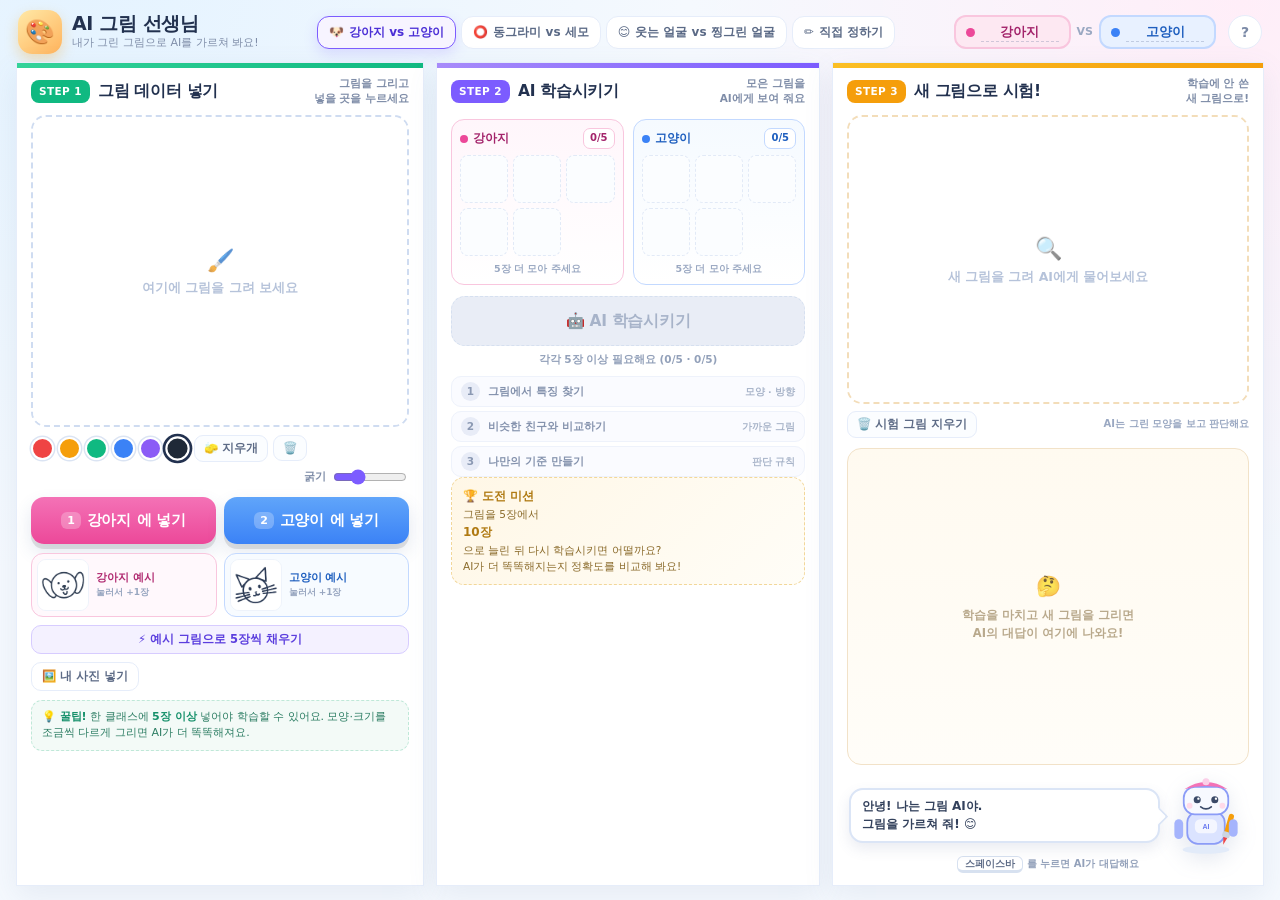
<file: ai-image/index.html>
<!DOCTYPE html>
<html lang="ko">
<head>
<meta charset="utf-8">
<meta name="viewport" content="width=device-width, initial-scale=1">
<meta name="color-scheme" content="light">
<title>🎨 AI 그림 선생님 체험</title>
<style>
:root{
  --navy:#22314f; --navy2:#3a4b6b; --muted:#7f8da8; --line:#e6edfa;
  --c1:#ec4899; --c1-soft:#fde8f2; --c1-line:#f9c6de;
  --c2:#3b82f6; --c2-soft:#e8f1ff; --c2-line:#c3d9ff;
  --green:#10b981; --green-soft:#e7faf2;
  --violet:#7c5cff; --violet-soft:#efebff;
  --orange:#f59e0b; --orange-soft:#fff5e2;
  --shadow:0 10px 28px rgba(99,120,160,.10);
}
*{box-sizing:border-box}
[hidden]{display:none !important}
html,body{height:100%}
body{
  margin:0; color:var(--navy); font-size:13.5px; line-height:1.45;
  font-family:"Noto Sans CJK KR","Malgun Gothic","Apple SD Gothic Neo","Noto Sans KR",system-ui,sans-serif;
  background:
    radial-gradient(circle at 6% -4%, #e4f3ff 0, transparent 40%),
    radial-gradient(circle at 97% 0%, #ffeef8 0, transparent 36%),
    #f5f9fe;
  display:flex; flex-direction:column; height:100vh; overflow:hidden;
  -webkit-font-smoothing:antialiased; word-break:keep-all;
}
button{font-family:inherit; cursor:pointer; border:0; background:none; color:inherit}
input{font-family:inherit}
h1,h2,h3,p{margin:0}

/* ================= header ================= */
header{flex:0 0 auto; display:flex; align-items:center; gap:12px; padding:10px 18px 8px}
.brand{display:flex; align-items:center; gap:10px; flex:0 0 auto}
.logo{
  width:44px; height:44px; border-radius:14px; display:grid; place-items:center; font-size:24px;
  background:linear-gradient(140deg,#ffe9a7,#ffb35c); box-shadow:0 6px 14px rgba(245,158,11,.28);
}
.brand h1{font-size:19px; letter-spacing:-.4px; line-height:1.15}
.brand p{font-size:11px; color:var(--muted); margin-top:1px}
.topics{display:flex; gap:5px; flex:1; justify-content:center; flex-wrap:wrap}
.topic{
  display:flex; align-items:center; gap:5px; padding:7px 11px; border-radius:12px;
  background:#fff; border:1.5px solid var(--line); font-size:12px; font-weight:700; color:#5b6a86;
  transition:.15s; white-space:nowrap;
}
.topic:hover{border-color:#c9d8f0; transform:translateY(-1px)}
.topic.on{border-color:var(--violet); color:#4b2fd6; background:#f7f4ff; box-shadow:0 5px 14px rgba(124,92,255,.18)}
.class-pills{display:flex; align-items:center; gap:6px; flex:0 0 auto}
.pill{
  display:flex; align-items:center; gap:6px; padding:5px 10px; border-radius:12px;
  border:2px solid; background:#fff;
}
.pill.p1{border-color:var(--c1-line); background:var(--c1-soft)}
.pill.p2{border-color:var(--c2-line); background:var(--c2-soft)}
.pill .dot{width:9px; height:9px; border-radius:50%; flex:0 0 auto}
.p1 .dot{background:var(--c1)} .p2 .dot{background:var(--c2)}
.pill input{
  width:78px; border:0; background:transparent; font-size:13px; font-weight:800; text-align:center;
  color:#2b3650; outline:none; padding:2px 0; border-bottom:1.5px dashed rgba(90,110,150,.28);
}
.pill.p1 input{color:#a3246b} .pill.p2 input{color:#1f5fbf}
.vs{font-size:11px; font-weight:900; color:#9aa8c2}
.help-btn{
  width:34px; height:34px; border-radius:50%; background:#fff; border:1.5px solid var(--line);
  font-weight:900; color:#7b8aa7; font-size:14px; flex:0 0 auto;
}
.help-btn:hover{border-color:#b9c9e6; color:#4a5b7a}

/* ================= layout ================= */
main{
  flex:1; min-height:0; display:grid; grid-template-columns:1.02fr .96fr 1.08fr;
  gap:12px; padding:0 16px 14px;
}
.card{
  position:relative; background:#fff; border-radius:var(--radius); border:1.5px solid var(--line);
  box-shadow:var(--shadow); display:flex; flex-direction:column; min-height:0; overflow:hidden;
}
.card::before{content:""; position:absolute; left:0; right:0; top:0; height:5px; background:var(--accent)}
.card.s1{--accent:linear-gradient(90deg,#34d399,#10b981)}
.card.s2{--accent:linear-gradient(90deg,#a78bfa,#7c5cff)}
.card.s3{--accent:linear-gradient(90deg,#fbbf24,#f59e0b)}
.card-head{display:flex; align-items:center; gap:8px; padding:13px 14px 7px; flex:0 0 auto}
.step{
  font-size:10.5px; font-weight:900; letter-spacing:.4px; padding:4px 8px; border-radius:8px; color:#fff;
}
.s1 .step{background:var(--green)} .s2 .step{background:var(--violet)} .s3 .step{background:var(--orange)}
.card-head h2{font-size:15.5px; letter-spacing:-.3px}
.card-head .sub{font-size:10.5px; color:var(--muted); font-weight:600; margin-left:auto; text-align:right}
.card-body{flex:1; min-height:0; overflow-y:auto; padding:2px 14px 14px; scrollbar-width:thin; display:flex; flex-direction:column}
.card-body > *{flex:0 0 auto}
.card-body::-webkit-scrollbar{width:7px}
.card-body::-webkit-scrollbar-thumb{background:#dbe5f5; border-radius:9px}

/* ================= step 1 ================= */
.canvas-wrap{
  position:relative; border-radius:15px; border:2px dashed #cfdcf1; background:#fff; overflow:hidden;
  box-shadow:inset 0 1px 3px rgba(70,95,140,.05);
}
.canvas-wrap.hot{border-color:#9fc0f5}
canvas.paint{display:block; width:100%; height:auto; touch-action:none; cursor:crosshair}
.canvas-wrap.shake{animation:shake .34s}
@keyframes shake{0%,100%{transform:translateX(0)}25%{transform:translateX(-5px)}75%{transform:translateX(5px)}}
.ph{
  position:absolute; inset:0; display:flex; flex-direction:column; align-items:center; justify-content:center;
  gap:3px; color:#b6c3da; font-size:12.5px; font-weight:700; pointer-events:none; text-align:center;
}
.ph b{font-size:22px; opacity:.7}
.ph.hide{display:none}
.tools{display:flex; align-items:center; gap:5px; margin-top:8px; flex-wrap:wrap}
.swatch{
  width:23px; height:23px; border-radius:50%; border:2.5px solid #fff; box-shadow:0 0 0 1.5px #dbe4f3; transition:.12s;
}
.swatch.on{box-shadow:0 0 0 2.5px var(--navy); transform:scale(1.06)}
.tool-btn{
  display:flex; align-items:center; gap:4px; padding:5px 9px; border-radius:9px; border:1.5px solid var(--line);
  font-size:11.5px; font-weight:800; color:#5d6b86; background:#fbfdff;
}
.tool-btn:hover{border-color:#c8d7ef}
.tool-btn.on{background:#eef4ff; border-color:#a9c4f0; color:#2b5fb8}
.size{display:flex; align-items:center; gap:5px; margin-left:auto; font-size:10.5px; color:var(--muted); font-weight:700}
input[type=range]{width:74px; accent-color:var(--violet); height:16px}
.add-row{display:grid; grid-template-columns:1fr 1fr; gap:8px; margin-top:10px}
.btn-add{
  height:47px; border-radius:13px; color:#fff; font-weight:900; font-size:14.5px; letter-spacing:-.3px;
  display:flex; align-items:center; justify-content:center; gap:6px; transition:.13s;
  box-shadow:0 5px 0 rgba(0,0,0,.10), 0 8px 18px rgba(60,90,150,.14);
}
.btn-add:active{transform:translateY(3px); box-shadow:0 2px 0 rgba(0,0,0,.10)}
.btn-add.b1{background:linear-gradient(180deg,#f472b6,#ec4899)}
.btn-add.b2{background:linear-gradient(180deg,#60a5fa,#3b82f6)}
.btn-add .num{font-size:11px; background:rgba(255,255,255,.26); padding:2px 6px; border-radius:6px}
.ex-grid{display:grid; grid-template-columns:1fr 1fr; gap:7px; margin-top:9px}
.ex-card{
  position:relative; display:flex; align-items:center; gap:7px; padding:5px 7px 5px 5px; border-radius:12px;
  border:1.5px solid; background:#fff; text-align:left; transition:.13s; min-width:0;
}
.ex-card:hover{transform:translateY(-1px); box-shadow:0 6px 14px rgba(80,105,150,.12)}
.ex-card.c1{border-color:var(--c1-line); background:#fff8fc}
.ex-card.c2{border-color:var(--c2-line); background:#f7fbff}
.ex-card img{width:52px; height:52px; object-fit:contain; border-radius:9px; background:#fff; flex:0 0 auto; border:1px solid #eef3fb}
.ex-card .ex-txt{min-width:0; display:flex; flex-direction:column; gap:1px}
.ex-card .ex-cap{font-size:10.5px; font-weight:900; color:#5d6b86; overflow:hidden; text-overflow:ellipsis; white-space:nowrap}
.ex-card.c1 .ex-cap{color:#b02a70} .ex-card.c2 .ex-cap{color:#1f5fbf}
.ex-card .ex-sub{font-size:9px; font-weight:800; color:#98a6c0}
.chip.wide{width:100%; justify-content:center; margin-top:8px}
.mini-row{display:flex; gap:6px; margin-top:8px; flex-wrap:wrap}
.chip{
  display:flex; align-items:center; gap:4px; padding:6px 10px; border-radius:10px; border:1.5px solid var(--line);
  background:#fff; font-size:11.5px; font-weight:800; color:#5d6b86; transition:.13s;
}
.chip:hover{transform:translateY(-1px); border-color:#c8d7ef}
.chip.c1{color:#b02a70; border-color:var(--c1-line); background:#fff8fc}
.chip.c2{color:#1f5fbf; border-color:var(--c2-line); background:#f7fbff}
.chip.go{background:#f4f1ff; border-color:#d7ccff; color:#5b3ede}
.tip{
  margin-top:9px; padding:8px 10px; border-radius:11px; background:#f3faf7; border:1px dashed #bfe8d8;
  font-size:11px; color:#2c7d63; line-height:1.5;
}
.mission{
  margin-top:auto; padding:9px 11px; border-radius:13px; background:linear-gradient(135deg,#fff7e6,#fffdf7);
  border:1.5px dashed #f2d79a; font-size:10.5px; color:#8a6a2a; line-height:1.5;
}
.mission b{display:block; font-size:12px; color:#b07a12; margin-bottom:2px}
.tip b{color:#15906a}

/* ================= step 2 ================= */
.data-cols{display:grid; grid-template-columns:1fr 1fr; gap:9px; margin-top:4px; flex:0 0 auto; min-height:0}
.dbox{border-radius:13px; border:1.5px solid; padding:8px; display:flex; flex-direction:column}
.dbox.d1{border-color:var(--c1-line); background:linear-gradient(180deg,#fff6fb,#fff)}
.dbox.d2{border-color:var(--c2-line); background:linear-gradient(180deg,#f5faff,#fff)}
.dbox-head{display:flex; align-items:center; gap:5px; font-size:12px; font-weight:900; margin-bottom:6px}
.dbox-head .nm{overflow:hidden; text-overflow:ellipsis; white-space:nowrap}
.d1 .dbox-head{color:#a3246b} .d2 .dbox-head{color:#1f5fbf}
.count{
  margin-left:auto; font-size:10px; font-weight:900; padding:2px 6px; border-radius:7px; flex:0 0 auto;
  background:#fff; border:1px solid; white-space:nowrap;
}
.d1 .count{border-color:var(--c1-line); color:#a3246b}
.d2 .count{border-color:var(--c2-line); color:#1f5fbf}
.count.ok{background:#e8faf1; border-color:#a9e6c9; color:#0f8f63}
.thumbs{display:grid; grid-template-columns:repeat(auto-fill,minmax(45px,1fr)); gap:5px; align-content:start; flex:1; min-height:88px; overflow-y:auto; scrollbar-width:thin}
.thumb{position:relative; aspect-ratio:1; border-radius:8px; overflow:hidden; background:#fff; border:1.5px solid #eef3fb}
.thumb img{width:100%; height:100%; object-fit:contain; display:block}
.thumb .del{
  position:absolute; top:1px; right:1px; width:16px; height:16px; border-radius:50%; background:rgba(40,52,74,.62);
  color:#fff; font-size:11px; line-height:1; display:grid; place-items:center; opacity:0; transition:.12s;
}
.thumb:hover .del{opacity:1}
.thumb.slot{border-style:dashed; border-color:#e2eaf7; background:#fbfdff}
.dbox-hint{font-size:9.5px; color:#9aa8c2; font-weight:700; margin-top:auto; padding-top:6px; text-align:center}
.train-wrap{margin-top:11px}
.btn-train{
  width:100%; height:50px; border-radius:14px; color:#fff; font-size:15.5px; font-weight:900; letter-spacing:-.3px;
  background:linear-gradient(180deg,#9b83ff,#7c5cff); box-shadow:0 5px 0 #5b3fdd, 0 10px 20px rgba(124,92,255,.28);
  display:flex; align-items:center; justify-content:center; gap:7px; transition:.13s;
}
.btn-train:active:not(:disabled){transform:translateY(3px); box-shadow:0 2px 0 #5b3fdd}
.btn-train:disabled{
  background:#e9edf6; color:#a7b3c9; box-shadow:none; border:1.5px dashed #d6e0f0; cursor:not-allowed;
}
.btn-train.retrain{background:linear-gradient(180deg,#ffc95c,#f59e0b); box-shadow:0 5px 0 #cf7d06, 0 10px 20px rgba(245,158,11,.26)}
.train-note{font-size:10.5px; text-align:center; margin-top:6px; color:#93a1ba; font-weight:700; min-height:15px}
.train-note.warn{color:#e0788f}
.progress-box{margin-top:10px; padding:10px; border-radius:13px; background:#fafbff; border:1.5px solid #e9eefb}
.progress-top{display:flex; align-items:center; gap:6px; font-size:11.5px; font-weight:800; color:#5b4bd6}
.progress-top .spin{width:12px; height:12px; border-radius:50%; border:2.5px solid #d8d0ff; border-top-color:var(--violet); animation:spin .7s linear infinite}
@keyframes spin{to{transform:rotate(360deg)}}
.pbar{height:9px; border-radius:9px; background:#e7e9fb; margin-top:7px; overflow:hidden}
.pfill{height:100%; width:0%; border-radius:9px; background:linear-gradient(90deg,#a78bfa,#6d4dfa); transition:width .5s ease}
.done-note{
  margin-top:9px; display:none; align-items:center; gap:6px; padding:9px 10px; border-radius:12px;
  background:var(--green-soft); border:1.5px solid #afe8d2; color:#0e8a61; font-size:12px; font-weight:800;
}
.done-note.show{display:flex; animation:pop .35s}
@keyframes pop{0%{transform:scale(.94); opacity:0}100%{transform:scale(1); opacity:1}}
.stat-row{display:grid; grid-template-columns:1fr 1fr 1fr; gap:6px; margin-top:9px}
.stat{background:#f8faff; border:1px solid #edf2fc; border-radius:10px; padding:6px 4px; text-align:center}
.stat b{display:block; font-size:14px; color:#3b4b68}
.stat span{font-size:9px; color:#94a2bc; font-weight:700}
.confetti-holder{position:absolute; inset:0; pointer-events:none; overflow:hidden; z-index:5}
.stages{list-style:none; margin:9px 0 0; padding:0; display:flex; flex-direction:column; gap:4px}
.stages li{
  display:flex; align-items:center; gap:8px; padding:5px 9px; border-radius:10px; background:#fafbff;
  border:1.5px solid #eef2fb; font-size:11px; font-weight:800; color:#8492ad; transition:.18s;
}
.stages li .n{
  width:19px; height:19px; border-radius:50%; background:#e8ecf7; color:#8b99b3; display:grid; place-items:center;
  font-size:10.5px; font-weight:900; flex:0 0 auto;
}
.stages li em{margin-left:auto; font-style:normal; font-size:9.5px; font-weight:700; color:#a8b4c9}
.stages li.active{background:#f4f1ff; border-color:#d8ccff; color:#5b3ede}
.stages li.active .n{background:var(--violet); color:#fff}
.stages li.done{background:#f1fbf6; border-color:#c3ebd9; color:#128a63}
.stages li.done .n{background:var(--green); color:#fff}
.stages li.done em{color:#8fbfae}

/* ================= step 3 ================= */
.test-wrap{position:relative}
.result{margin-top:10px; border-radius:14px; border:1.5px solid #f2e2c8; background:linear-gradient(180deg,#fffaf0,#fffdf8); padding:10px; min-height:120px; flex:1 1 auto; display:flex; flex-direction:column; justify-content:center}
.result-empty{text-align:center; color:#b9a98c; font-size:11.5px; font-weight:700; line-height:1.6}
.result-empty b{display:block; font-size:20px; margin-bottom:4px; opacity:.8}
.verdict{display:flex; align-items:center; gap:7px; flex-wrap:wrap}
.v-label{font-size:10.5px; font-weight:900; color:#a8854a; background:#fdefd6; padding:3px 7px; border-radius:7px}
.v-name{font-size:21px; font-weight:900; letter-spacing:-.5px; color:#1d2b47}
.v-conf{font-size:10.5px; font-weight:800; color:#8b7a5d; margin-left:auto; background:#fff; border:1px solid #f0e3cd; padding:2px 7px; border-radius:20px}
.v-tip{font-size:9.5px; font-weight:800; color:#a8854a; background:#fff3dc; border-radius:8px; padding:4px 7px; margin-top:7px; line-height:1.45}
.bars{margin-top:8px; display:grid; gap:5px}
.bar-row{display:flex; align-items:center; gap:6px; font-size:10.5px; font-weight:800}
.bar-name{width:60px; overflow:hidden; text-overflow:ellipsis; white-space:nowrap; color:#4c5b78}
.bar-track{flex:1; height:11px; border-radius:9px; background:#f0eadf; overflow:hidden}
.bar-fill{height:100%; width:0%; border-radius:9px; transition:width .45s cubic-bezier(.3,.9,.4,1)}
.bar-fill.f1{background:linear-gradient(90deg,#f9a8d4,#ec4899)}
.bar-fill.f2{background:linear-gradient(90deg,#93c5fd,#3b82f6)}
.bar-pct{width:32px; text-align:right; color:#6b7c99}
.hints{margin-top:8px; border-top:1px dashed #efe3ce; padding-top:7px}
.hints-title{font-size:10px; font-weight:900; color:#a8854a; margin-bottom:4px}
.hint-row{display:flex; gap:6px}
.hint{width:54px; text-align:center; min-width:0}
.hint .ring{border-radius:9px; padding:1.5px; border:2px solid; background:#fff}
.hint.r1 .ring{border-color:var(--c1)} .hint.r2 .ring{border-color:var(--c2)}
.hint img{width:100%; height:44px; object-fit:contain; border-radius:6px; display:block; background:#fff}
.hint figcaption{font-size:8.5px; font-weight:800; color:#7d8ca8; margin-top:1px; overflow:hidden; text-overflow:ellipsis; white-space:nowrap}

.buddy{
  margin-top:auto; display:flex; align-items:center; gap:5px; padding:12px 2px 0; position:relative;
}
.robot{width:82px; height:auto; display:block; flex:0 0 auto; filter:drop-shadow(0 6px 10px rgba(90,110,160,.16))}
.robot.bounce{animation:bounce .55s}
@keyframes bounce{0%{transform:translateY(0)}30%{transform:translateY(-12px) rotate(-4deg)}60%{transform:translateY(0) rotate(2deg)}100%{transform:translateY(0)}}
.bubble{
  position:relative; flex:1 1 auto; min-width:0; background:#fff; border:2px solid #dbe5f6; border-radius:14px;
  padding:8px 11px; font-size:12px; font-weight:900; line-height:1.45; color:#33415c;
  box-shadow:0 6px 14px rgba(80,100,150,.12); transition:.18s; pointer-events:none;
}
.bubble:after{
  content:""; position:absolute; right:-8px; top:calc(50% - 6px); width:11px; height:11px; background:#fff;
  border-top:2px solid #dbe5f6; border-right:2px solid #dbe5f6; transform:rotate(45deg); border-radius:0 3px 0 0;
}
.bubble.think{color:#8b7ad6; border-color:#ddd4ff}
.bubble small{display:block; font-size:9.5px; color:#9aa8c2; font-weight:800; margin-top:1px}
.space-hint{font-size:10px; color:#93a1ba; font-weight:800; text-align:center; margin-top:2px}
kbd{
  background:#fff; border:1.5px solid #d7e1f0; border-bottom-width:3px; border-radius:6px; padding:1px 7px;
  font-family:inherit; font-size:9.5px; font-weight:900; color:#5d6b86;
}
.test-tools{display:flex; align-items:center; gap:6px; margin-top:7px}
.eraser-note{font-size:10px; color:#9aa8c2; font-weight:700; margin-left:auto}

/* ================= overlay / dialog / toast ================= */
.overlay{
  position:fixed; inset:0; background:rgba(32,44,68,.42); backdrop-filter:blur(3px);
  display:flex; align-items:center; justify-content:center; z-index:50; padding:20px;
}
.overlay[hidden]{display:none}
.dialog{
  background:#fff; border-radius:20px; padding:20px; width:min(430px,94vw); box-shadow:0 22px 60px rgba(20,35,65,.3);
  animation:pop .22s; text-align:center;
}
.dialog h3{font-size:17px; margin-bottom:6px}
.dialog p{font-size:12.5px; color:#6d7c96; line-height:1.6}
.dialog img{max-width:100%; max-height:220px; border-radius:12px; margin:10px 0; border:1px solid var(--line)}
.dialog .row{display:flex; gap:8px; margin-top:14px}
.dialog .row button{flex:1; height:44px; border-radius:12px; font-weight:900; font-size:13.5px}
.dlg-c1{background:linear-gradient(180deg,#f472b6,#ec4899); color:#fff}
.dlg-c2{background:linear-gradient(180deg,#60a5fa,#3b82f6); color:#fff}
.dlg-cancel{background:#f1f4fa; color:#6b7a95}
.toast{
  position:fixed; left:50%; bottom:24px; transform:translateX(-50%) translateY(16px); opacity:0;
  background:#2b3650; color:#fff; padding:10px 16px; border-radius:12px; font-size:12.5px; font-weight:800;
  pointer-events:none; transition:.22s; z-index:60; box-shadow:0 10px 24px rgba(30,45,75,.3);
}
.toast.show{opacity:1; transform:translateX(-50%) translateY(0)}

/* ================= responsive ================= */
@media (max-width:1180px){
  body{height:auto; overflow:auto}
  main{grid-template-columns:1fr 1fr; height:auto; padding-bottom:24px}
  .card.s3{grid-column:1 / -1}
  .card{max-height:none}
  .card-body{overflow:visible}
  .buddy{min-height:110px}
  .canvas-wrap{max-width:560px; margin-left:auto; margin-right:auto; width:100%}
}
@media (max-width:820px){
  header{flex-wrap:wrap; gap:8px}
  .topics{order:3; width:100%; justify-content:flex-start}
  .class-pills{margin-left:auto}
  main{grid-template-columns:1fr}
  .card.s3{grid-column:auto}
  .brand p{display:none}
  .canvas-wrap{max-width:480px}
  .result{flex:0 0 auto; min-height:130px}
  .buddy{margin-top:12px}
}
</style>
</head>
<body>

<header>
  <div class="brand">
    <div class="logo">🎨</div>
    <div>
      <h1>AI 그림 선생님</h1>
      <p>내가 그린 그림으로 AI를 가르쳐 봐요!</p>
    </div>
  </div>
  <div class="topics" id="topics"></div>
  <div class="class-pills">
    <div class="pill p1"><span class="dot"></span><input id="name1" maxlength="9" value="강아지" aria-label="클래스 1 이름"></div>
    <span class="vs">VS</span>
    <div class="pill p2"><span class="dot"></span><input id="name2" maxlength="9" value="고양이" aria-label="클래스 2 이름"></div>
  </div>
  <button class="help-btn" id="helpBtn" title="사용 방법">?</button>
</header>

<main>
  <!-- ================= STEP 1 ================= -->
  <section class="card s1">
    <div class="card-head">
      <span class="step">STEP 1</span>
      <h2>그림 데이터 넣기</h2>
      <span class="sub">그림을 그리고<br>넣을 곳을 누르세요</span>
    </div>
    <div class="card-body">
      <div class="canvas-wrap" id="drawWrap">
        <canvas class="paint" id="drawCanvas" width="560" height="460"></canvas>
        <div class="ph" id="drawPh"><b>🖌️</b>여기에 그림을 그려 보세요</div>
      </div>
      <div class="tools">
        <div id="swatches" style="display:flex;gap:4px"></div>
        <button class="tool-btn" id="eraserBtn" title="지우개">🧽 지우개</button>
        <button class="tool-btn" id="clearDraw" title="전체 지우기">🗑️</button>
        <label class="size">굵기<input type="range" id="brushSize" min="6" max="34" value="14"></label>
      </div>
      <div class="add-row">
        <button class="btn-add b1" id="add1"><span class="num">1</span><span data-cls="0">강아지</span>에 넣기</button>
        <button class="btn-add b2" id="add2"><span class="num">2</span><span data-cls="1">고양이</span>에 넣기</button>
      </div>
      <div class="ex-grid">
        <button class="ex-card c1" id="exCard0" title="예시 그림을 한 장 넣어요">
          <img id="exImg0" alt="예시 그림">
          <span class="ex-txt"><span class="ex-cap"><span data-cls="0">강아지</span> 예시</span><span class="ex-sub">눌러서 +1장</span></span>
        </button>
        <button class="ex-card c2" id="exCard1" title="예시 그림을 한 장 넣어요">
          <img id="exImg1" alt="예시 그림">
          <span class="ex-txt"><span class="ex-cap"><span data-cls="1">고양이</span> 예시</span><span class="ex-sub">눌러서 +1장</span></span>
        </button>
      </div>
      <button class="chip go wide" id="exFill5">⚡ 예시 그림으로 5장씩 채우기</button>
      <div class="mini-row">
        <button class="chip" id="uploadBtn">🖼️ 내 사진 넣기</button>
        <button class="chip" id="camBtn">📷 웹캠으로 찍기</button>
      </div>
      <div class="tip">
        💡 <b>꿀팁!</b> 한 클래스에 <b>5장 이상</b> 넣어야 학습할 수 있어요. 모양·크기를 조금씩 다르게 그리면 AI가 더 똑똑해져요.
      </div>
      <input type="file" id="fileInput" accept="image/*" multiple hidden>
    </div>
  </section>

  <!-- ================= STEP 2 ================= -->
  <section class="card s2">
    <div class="card-head">
      <span class="step">STEP 2</span>
      <h2>AI 학습시키기</h2>
      <span class="sub">모은 그림을<br>AI에게 보여 줘요</span>
    </div>
    <div class="card-body">
      <div class="data-cols">
        <div class="dbox d1">
          <div class="dbox-head"><span class="dot" style="width:8px;height:8px;border-radius:50%;background:var(--c1)"></span><span class="nm" data-cls="0">강아지</span><span class="count" id="count1">0/5</span></div>
          <div class="thumbs" id="list1"></div>
          <div class="dbox-hint" id="hint1">5장 이상 모아 주세요</div>
        </div>
        <div class="dbox d2">
          <div class="dbox-head"><span class="dot" style="width:8px;height:8px;border-radius:50%;background:var(--c2)"></span><span class="nm" data-cls="1">고양이</span><span class="count" id="count2">0/5</span></div>
          <div class="thumbs" id="list2"></div>
          <div class="dbox-hint" id="hint2">5장 이상 모아 주세요</div>
        </div>
      </div>
      <div class="train-wrap">
        <button class="btn-train" id="trainBtn" disabled>🤖 AI 학습시키기</button>
        <div class="train-note" id="trainNote">두 클래스 모두 5장 이상 모으면 시작!</div>
        <div class="progress-box" id="progressBox" hidden>
          <div class="progress-top"><span class="spin"></span><span id="trainStage">그림에서 특징을 찾는 중...</span></div>
          <div class="pbar"><div class="pfill" id="pfill"></div></div>
        </div>
        <ol class="stages" id="stages">
          <li data-i="0"><span class="n">1</span><span>그림에서 특징 찾기</span><em>모양 · 방향</em></li>
          <li data-i="1"><span class="n">2</span><span>비슷한 친구와 비교하기</span><em>가까운 그림</em></li>
          <li data-i="2"><span class="n">3</span><span>나만의 기준 만들기</span><em>판단 규칙</em></li>
        </ol>
        <div class="done-note" id="doneNote">🎉 학습 완료! 이제 STEP 3에서 시험해 보세요</div>
        <div class="stat-row" id="statRow" hidden>
          <div class="stat"><b id="statItems">0</b><span>배운 그림</span></div>
          <div class="stat"><b id="statDim">0</b><span>특징 개수</span></div>
          <div class="stat"><b id="statAcc">-</b><span>연습 정확도</span></div>
        </div>
        <div class="mission">
          <b>🏆 도전 미션</b>
          그림을 5장에서 <b>10장</b>으로 늘린 뒤 다시 학습시키면 어떨까요?<br>
          AI가 더 똑똑해지는지 정확도를 비교해 봐요!
        </div>
      </div>
    </div>
  </section>

  <!-- ================= STEP 3 ================= -->
  <section class="card s3">
    <div class="card-head">
      <span class="step">STEP 3</span>
      <h2>새 그림으로 시험!</h2>
      <span class="sub">학습에 안 쓴<br>새 그림으로!</span>
    </div>
    <div class="card-body">
      <div class="canvas-wrap test-wrap" id="testWrap" style="border-color:#f3ddb9">
        <canvas class="paint" id="testCanvas" width="560" height="400"></canvas>
        <div class="ph" id="testPh"><b>🔍</b>새 그림을 그려 AI에게 물어보세요</div>
      </div>
      <div class="test-tools">
        <button class="tool-btn" id="clearTest">🗑️ 시험 그림 지우기</button>
        <span class="eraser-note">AI는 그린 모양을 보고 판단해요</span>
      </div>

      <div class="result" id="result">
        <div class="result-empty" id="resultEmpty"><b>🤔</b>학습을 마치고 새 그림을 그리면<br>AI의 대답이 여기에 나와요!</div>
        <div id="resultBody" hidden aria-live="polite">
          <div class="verdict">
            <span class="v-label">AI의 대답</span>
            <span class="v-name" id="vName">-</span>
            <span class="v-conf" id="vConf"></span>
          </div>
          <div class="bars">
            <div class="bar-row"><span class="bar-name" data-cls="0">강아지</span><div class="bar-track"><div class="bar-fill f1" id="bar1"></div></div><span class="bar-pct" id="pct1">0%</span></div>
            <div class="bar-row"><span class="bar-name" data-cls="1">고양이</span><div class="bar-track"><div class="bar-fill f2" id="bar2"></div></div><span class="bar-pct" id="pct2">0%</span></div>
          </div>
          <div class="v-tip" id="vTip" hidden></div>
          <div class="hints" id="hints" hidden>
            <div class="hints-title">🔍 AI가 참고한 비슷한 그림</div>
            <div class="hint-row" id="hintRow"></div>
          </div>
        </div>
      </div>

      <div class="buddy">
        <div class="bubble show" id="bubble" role="status" aria-live="polite">안녕! 나는 그림 AI야. 스페이스바를 눌러 봐!</div>
        <svg class="robot" id="robot" viewBox="0 0 140 132" aria-hidden="true">
          <ellipse cx="70" cy="124" rx="40" ry="7" fill="#e2ebf9"/>
          <g id="armL"><rect x="16" y="72" width="15" height="34" rx="7.5" fill="#a5b4fc"/></g>
          <rect x="38" y="60" width="64" height="54" rx="18" fill="#dbe3ff" stroke="#8b9cf7" stroke-width="3"/>
          <rect x="51" y="72" width="38" height="24" rx="9" fill="#f4f6ff"/>
          <text x="70" y="89" font-size="12" font-weight="700" text-anchor="middle" fill="#6c7cf0" font-family="sans-serif">AI</text>
          <line x1="70" y1="42" x2="70" y2="27" stroke="#8b9cf7" stroke-width="4" stroke-linecap="round"/>
          <circle cx="70" cy="23" r="7.5" fill="#fbbf24" stroke="#f59e0b" stroke-width="2"/>
          <rect x="32" y="17" width="76" height="47" rx="19" fill="#f7f9ff" stroke="#8b9cf7" stroke-width="3"/>
          <circle class="eye" cx="55" cy="39" r="6" fill="#3b4a68"/>
          <circle class="eye" cx="85" cy="39" r="6" fill="#3b4a68"/>
          <circle cx="57" cy="37" r="2" fill="#fff"/>
          <circle cx="87" cy="37" r="2" fill="#fff"/>
          <path d="M61 51 Q70 58 79 51" stroke="#3b4a68" stroke-width="3" fill="none" stroke-linecap="round"/>
          <circle cx="42" cy="49" r="5" fill="#ffd6e7" opacity=".9"/>
          <circle cx="98" cy="49" r="5" fill="#ffd6e7" opacity=".9"/>
          <path d="M33 21 Q70 -4 107 21 Q70 10 33 21Z" fill="#f472b6"/>
          <circle cx="70" cy="8" r="6" fill="#fbcfe8"/>
          <g transform="rotate(16 108 84)">
            <rect x="104" y="62" width="9" height="36" rx="4.5" fill="#f59e0b"/>
            <rect x="102" y="94" width="13" height="10" rx="3" fill="#cbd5e1"/>
            <path d="M105 104 h7 l-3.5 13Z" fill="#ef4444"/>
          </g>
          <g id="armR"><rect x="109" y="72" width="15" height="30" rx="7.5" fill="#a5b4fc"/></g>
        </svg>
      </div>
      <div class="space-hint"><kbd>스페이스바</kbd> 를 누르면 AI가 대답해요</div>
    </div>
  </section>
</main>

<div class="overlay" id="overlay" hidden><div class="dialog" id="dialog"></div></div>
<div class="toast" id="toast"></div>

<script>
(function(){
'use strict';

/* ============================================================
   0. 작은 도우미
   ============================================================ */
var $ = function(sel, root){ return (root||document).querySelector(sel); };
var $$ = function(sel, root){ return Array.prototype.slice.call((root||document).querySelectorAll(sel)); };
var clamp = function(v,a,b){ return Math.max(a, Math.min(b, v)); };
var sleep = function(ms){ return new Promise(function(r){ setTimeout(r, ms); }); };
var rand = function(a,b){ return a + Math.random()*(b-a); };
var pick = function(arr){ return arr[Math.floor(Math.random()*arr.length)]; };

function toast(msg){
  var t = $('#toast');
  t.textContent = msg;
  t.classList.add('show');
  clearTimeout(toast._t);
  toast._t = setTimeout(function(){ t.classList.remove('show'); }, 2100);
}

/* ============================================================
   1. 상태
   ============================================================ */
var COLORS = ['#ef4444','#f59e0b','#10b981','#3b82f6','#8b5cf6','#1f2937'];
var PRESETS = [
  { id:'dogcat', icon:'🐶', label:'강아지 vs 고양이', names:['강아지','고양이'], kinds:['dog','cat'] },
  { id:'shape',  icon:'⭕', label:'동그라미 vs 세모', names:['동그라미','세모'], kinds:['circle','triangle'] },
  { id:'face',   icon:'😊', label:'웃는 얼굴 vs 찡그린 얼굴', names:['웃는 얼굴','찡그린 얼굴'], kinds:['smile','frown'] },
  { id:'free',   icon:'✏️', label:'직접 정하기', names:['모양 1','모양 2'], kinds:['blob','spike'] }
];

var state = {
  preset: 0,
  names: ['강아지','고양이'],
  classes: [[], []],
  trained: false,
  busy: false,
  model: null,
  seq: 1,
  lastResult: null
};

var brush = { color: COLORS[5], size: 14, eraser: false };

/* ============================================================
   2. 캔버스 그리기 도구
   ============================================================ */
function Painter(canvas, opts){
  opts = opts || {};
  var ctx = canvas.getContext('2d', { willReadFrequently:true });
  var drawing = false, last = null;
  this.canvas = canvas;
  this.ctx = ctx;
  this.ink = false;
  this.getColor = opts.getColor || function(){ return brush.color; };
  this.getSize = opts.getSize || function(){ return brush.size; };
  this.isEraser = opts.isEraser || function(){ return brush.eraser; };

  var self = this;
  function clear(){
    ctx.save();
    ctx.setTransform(1,0,0,1,0,0);
    ctx.fillStyle = '#ffffff';
    ctx.fillRect(0,0,canvas.width,canvas.height);
    ctx.restore();
    self.ink = false;
    if (opts.onInkChange) opts.onInkChange(false);
  }
  function pos(e){
    var r = canvas.getBoundingClientRect();
    return {
      x: (e.clientX - r.left) * canvas.width / r.width,
      y: (e.clientY - r.top) * canvas.height / r.height
    };
  }
  function strokeStyle(){
    return self.isEraser() ? '#ffffff' : self.getColor();
  }
  function width(){
    var w = self.getSize();
    return self.isEraser() ? w*2.6 : w;
  }
  function paintDot(p){
    ctx.save();
    ctx.fillStyle = strokeStyle();
    ctx.beginPath();
    ctx.arc(p.x, p.y, Math.max(1, width()/2), 0, Math.PI*2);
    ctx.fill();
    ctx.restore();
    markInk();
  }
  function paintLine(a,b){
    ctx.save();
    ctx.strokeStyle = strokeStyle();
    ctx.lineWidth = width();
    ctx.lineCap = 'round';
    ctx.lineJoin = 'round';
    ctx.beginPath();
    ctx.moveTo(a.x,a.y);
    ctx.lineTo(b.x,b.y);
    ctx.stroke();
    ctx.restore();
    markInk();
  }
  function markInk(){
    if (!self.ink){
      self.ink = true;
      if (opts.onInkChange) opts.onInkChange(true);
    }
    if (opts.onDraw) opts.onDraw();
  }

  canvas.addEventListener('pointerdown', function(e){
    e.preventDefault();
    try{ canvas.setPointerCapture(e.pointerId); }catch(err){}
    drawing = true;
    last = pos(e);
    paintDot(last);
  });
  canvas.addEventListener('pointermove', function(e){
    if (!drawing) return;
    e.preventDefault();
    var p = pos(e);
    paintLine(last, p);
    last = p;
  });
  function up(){ drawing = false; last = null; if (opts.onDrawEnd) opts.onDrawEnd(); }
  canvas.addEventListener('pointerup', up);
  canvas.addEventListener('pointercancel', up);
  canvas.addEventListener('pointerleave', function(){ if(drawing) up(); });

  this.clear = clear;
  this.reset = clear;
  clear();
}

/* ============================================================
   3. 이미지 → 특징 벡터
   ============================================================ */
var GRID = 16;          // 밝기 격자 16x16 = 256
var ORI = 8;            // 방향 히스토그램 8칸
var STAT_N = 6;         // 모양 통계
var PAD = 0.14;         // 잘라낼 때 여백 비율

function canvasToGray(srcCanvas, n){
  n = n || 96;
  var t = document.createElement('canvas');
  t.width = n; t.height = n;
  var c = t.getContext('2d', { willReadFrequently:true });
  c.fillStyle = '#ffffff';
  c.fillRect(0,0,n,n);
  var s = Math.min(n / srcCanvas.width, n / srcCanvas.height);
  var w = srcCanvas.width * s, h = srcCanvas.height * s;
  c.drawImage(srcCanvas, (n-w)/2, (n-h)/2, w, h);
  var data = c.getImageData(0,0,n,n).data;
  var gray = new Float32Array(n*n);
  for (var i=0;i<n*n;i++){
    gray[i] = 0.299*data[i*4] + 0.587*data[i*4+1] + 0.114*data[i*4+2];
  }
  return gray;
}

// 잉크(그림) 영역 찾기 — 흰 배경 위에 그린 그림에 강하게 반응
function inkBox(gray, n){
  var borderSum = 0, borderN = 0, x, y, i;
  for (y=0;y<n;y++){
    for (x=0;x<n;x++){
      if (x<2 || y<2 || x>=n-2 || y>=n-2){ borderSum += gray[y*n+x]; borderN++; }
    }
  }
  var bg = borderSum / Math.max(1,borderN);
  var d = new Float32Array(n*n);
  var maxD = 0, inkCount = 0;
  for (i=0;i<n*n;i++){
    var v = (bg - gray[i]) / 96;
    v = clamp(v, 0, 1);
    d[i] = v;
    if (v > maxD) maxD = v;
    if (v > 0.30) inkCount++;
  }
  var ratio = inkCount / (n*n);
  if (maxD < 0.22 || ratio < 0.008) return null;     // 거의 빈 그림
  var minX=n, minY=n, maxX=-1, maxY=-1;
  for (y=0;y<n;y++){
    for (x=0;x<n;x++){
      if (d[y*n+x] > 0.22){
        if (x<minX) minX=x; if (x>maxX) maxX=x;
        if (y<minY) minY=y; if (y>maxY) maxY=y;
      }
    }
  }
  if (maxX < minX) return null;
  // 너무 꽉 찬 사진(배경이 복잡한 경우)은 전체를 쓴다
  if (ratio > 0.72){
    return { d:d, bg:bg, box:{x:0,y:0,w:n,h:n}, full:true, ratio:ratio, bgLevel:bg };
  }
  return { d:d, bg:bg, box:{x:minX,y:minY,w:maxX-minX+1,h:maxY-minY+1}, full:false, ratio:ratio, bgLevel:bg };
}

function resample(box, d, n, side){
  var out = new Float32Array(GRID*GRID);
  var cx = box.x + box.w/2, cy = box.y + box.h/2;
  var half = Math.max(box.w, box.h) * (1 + PAD) / 2;
  var x0 = cx - half, y0 = cy - half, size = half*2;
  for (var gy=0; gy<GRID; gy++){
    for (var gx=0; gx<GRID; gx++){
      var sum = 0, cnt = 0;
      for (var sy=0; sy<2; sy++){
        for (var sx=0; sx<2; sx++){
          var px = Math.round(x0 + (gx + (sx+0.5)/2) / GRID * size);
          var py = Math.round(y0 + (gy + (sy+0.5)/2) / GRID * size);
          px = clamp(px, 0, n-1); py = clamp(py, 0, n-1);
          sum += d[py*n + px]; cnt++;
        }
      }
      out[gy*GRID+gx] = sum/cnt;
    }
  }
  return out;
}

function l2norm(v){
  var s = 0;
  for (var i=0;i<v.length;i++) s += v[i]*v[i];
  s = Math.sqrt(s);
  if (s < 1e-6) return v;
  for (var j=0;j<v.length;j++) v[j] /= s;
  return v;
}

// gray(96x96)에서 특징 벡터 만들기. 그림이 비어 있으면 null
function extractFeatures(gray, n){
  var info = inkBox(gray, n);
  if (!info) return null;
  var intensity = resample(info.box, info.d, n, GRID);

  // 방향(엣지) 히스토그램 — 회전에 조금 둔감하도록 부드럽게
  var ori = new Float32Array(ORI);
  var magSum = 0, edgeCount = 0;
  for (var y=1; y<GRID-1; y++){
    for (var x=1; x<GRID-1; x++){
      var gx = intensity[y*GRID+x+1] - intensity[y*GRID+x-1];
      var gy = intensity[(y+1)*GRID+x] - intensity[(y-1)*GRID+x];
      var m = Math.sqrt(gx*gx + gy*gy);
      if (m > 0.02){
        var ang = Math.atan2(gy, gx);
        if (ang < 0) ang += Math.PI;
        var bin = Math.floor(ang / Math.PI * ORI) % ORI;
        ori[bin] += m;
        magSum += m;
        edgeCount++;
      }
    }
  }
  var smooth = new Float32Array(ORI);
  for (var k=0;k<ORI;k++){
    smooth[k] = ori[(k-1+ORI)%ORI]*0.25 + ori[k]*0.5 + ori[(k+1)%ORI]*0.25;
  }
  l2norm(smooth);

  // 모양 통계
  var ink = 0, per = 0;
  for (var i=0;i<GRID*GRID;i++){
    var on = intensity[i] > 0.28;
    if (on) ink++;
    if (on){
      var ix = i % GRID, iy = (i/GRID)|0;
      if (ix===0 || iy===0 || ix===GRID-1 || iy===GRID-1) per++;
      else if (intensity[i-1]<=0.28 || intensity[i+1]<=0.28 || intensity[i-GRID]<=0.28 || intensity[i+GRID]<=0.28) per++;
    }
  }
  var fill = ink / (GRID*GRID);
  var perim = ink ? per/ink : 0;
  var aspect = info.box.w / Math.max(1, info.box.h);
  var sym = 0, totI = 0;
  for (var yy=0; yy<GRID; yy++){
    for (var xx=0; xx<GRID; xx++){
      var a = intensity[yy*GRID+xx], b = intensity[yy*GRID+(GRID-1-xx)];
      sym += Math.abs(a-b); totI += a;
    }
  }
  var symScore = totI > 0 ? clamp(1 - sym/(totI*0.9), 0, 1) : 0;
  var edgeDensity = edgeCount / (GRID*GRID);
  var stats = new Float32Array(STAT_N);
  stats[0] = clamp(fill*3, 0, 1.6);
  stats[1] = clamp((Math.log(aspect)/Math.log(2)), -1, 1);
  stats[2] = symScore;
  stats[3] = clamp(edgeDensity*6, 0, 1.5);
  stats[4] = clamp(perim, 0, 1);
  stats[5] = clamp((info.box.w*info.box.h)/(GRID*GRID) * 2.2, 0, 1.4);
  l2norm(stats);

  // 가중치 결합 + L2 정규화
  var feat = new Float32Array(GRID*GRID + ORI + STAT_N);
  var idx = 0, i2;
  var wI = 1.0, wO = 1.9, wS = 1.5;
  for (i2=0;i2<intensity.length;i2++) feat[idx++] = intensity[i2]*wI;
  for (i2=0;i2<ORI;i2++) feat[idx++] = smooth[i2]*wO;
  for (i2=0;i2<STAT_N;i2++) feat[idx++] = stats[i2]*wS;
  return l2norm(feat);
}

function dot(a,b){
  var s = 0;
  for (var i=0;i<a.length;i++) s += a[i]*b[i];
  return s;
}

/* ============================================================
   4. 그림 넣기 / 썸네일
   ============================================================ */
function makeThumb(srcCanvas, info){
  var t = document.createElement('canvas');
  t.width = 132; t.height = 132;
  var c = t.getContext('2d');
  c.fillStyle = '#ffffff';
  c.fillRect(0,0,132,132);
  var n = 96;
  var s = Math.min(n / srcCanvas.width, n / srcCanvas.height);
  var w = srcCanvas.width * s, h = srcCanvas.height * s;
  var ox = (n-w)/2, oy = (n-h)/2;

  var sx = 0, sy = 0, sw = srcCanvas.width, sh = srcCanvas.height;
  if (info && !info.full){
    var b = info.box;
    var pad = Math.max(b.w, b.h) * 0.10;
    var bx = Math.max(0, b.x - pad), by = Math.max(0, b.y - pad);
    var bw = Math.min(n - bx, b.w + pad*2), bh = Math.min(n - by, b.h + pad*2);
    sx = (bx - ox) / s; sy = (by - oy) / s;
    sw = bw / s; sh = bh / s;
    sx = Math.max(0, sx); sy = Math.max(0, sy);
    sw = Math.min(srcCanvas.width - sx, sw);
    sh = Math.min(srcCanvas.height - sy, sh);
    if (sw < 2 || sh < 2){ sx = 0; sy = 0; sw = srcCanvas.width; sh = srcCanvas.height; }
  }
  var fit = Math.min(132/sw, 132/sh);
  var dw = sw*fit, dh = sh*fit;
  c.drawImage(srcCanvas, sx, sy, sw, sh, (132-dw)/2, (132-dh)/2, dw, dh);
  return t.toDataURL('image/png');
}

function addFromCanvas(srcCanvas, cls, source){
  var gray = canvasToGray(srcCanvas, 96);
  var info = inkBox(gray, 96);
  var feat = extractFeatures(gray, 96);
  if (!feat){
    return { ok:false, reason:'empty' };
  }
  var item = {
    id: state.seq++,
    cls: cls,
    thumb: makeThumb(srcCanvas, info),
    feat: feat,
    source: source || 'draw'
  };
  state.classes[cls].push(item);
  afterDataChange();
  return { ok:true, item:item };
}

function afterDataChange(){
  if (state.trained){
    state.trained = false;
    state.model = null;
    resetResult('그림을 새로 넣었어요! <b>다시 학습</b>시켜 주세요.');
    $('#doneNote').classList.remove('show');
    $('#statRow').hidden = true;
    $('#progressBox').hidden = true;
    setProgress(0);
    setStages(-1);
  }
  renderLists();
  updateTrainGate();
}

function removeItem(cls, id){
  state.classes[cls] = state.classes[cls].filter(function(it){ return it.id !== id; });
  afterDataChange();
}

/* ============================================================
   5. 예시 그림 (코드로 그리는 그림 카드)
   ============================================================ */
var DRAWERS = {
  circle: function(ctx){
    ctx.beginPath();
    ctx.ellipse(0, 0, rand(78,92), rand(74,88), rand(-0.2,0.2), 0, Math.PI*2);
    ctx.stroke();
  },
  triangle: function(ctx){
    var r = rand(88,102), rot = rand(-0.25,0.25);
    ctx.beginPath();
    for (var i=0;i<3;i++){
      var a = -Math.PI/2 + rot + i*Math.PI*2/3;
      var x = Math.cos(a)*r, y = Math.sin(a)*r;
      if (i===0) ctx.moveTo(x,y); else ctx.lineTo(x,y);
    }
    ctx.closePath();
    ctx.stroke();
  },
  dog: function(ctx){
    var ear = rand(0.85,1.15);
    // 귀 (옆으로 축 처진 귀)
    ctx.beginPath();
    ctx.ellipse(-72, 2, 22, 46*ear, -0.35, 0, Math.PI*2);
    ctx.stroke();
    ctx.beginPath();
    ctx.ellipse(72, 2, 22, 46*ear, 0.35, 0, Math.PI*2);
    ctx.stroke();
    // 얼굴
    ctx.beginPath();
    ctx.arc(0, 0, rand(58,66), 0, Math.PI*2);
    ctx.fillStyle = '#ffffff';
    ctx.fill();
    ctx.stroke();
    // 눈
    ctx.beginPath(); ctx.arc(-24,-14,6,0,7); ctx.arc(24,-14,6,0,7); ctx.fillStyle = ctx.strokeStyle; ctx.fill();
    // 코
    ctx.beginPath(); ctx.ellipse(0, 6, 10, 7, 0, 0, 7); ctx.fill();
    // 입
    ctx.beginPath(); ctx.arc(-9, 12, 10, 0.1*Math.PI, 0.9*Math.PI); ctx.stroke();
    ctx.beginPath(); ctx.arc(9, 12, 10, 0.1*Math.PI, 0.9*Math.PI); ctx.stroke();
    // 혀
    if (Math.random() < 0.7){
      ctx.beginPath(); ctx.ellipse(0, 34, 9, 11, 0, 0, Math.PI); ctx.stroke();
    }
  },
  cat: function(ctx){
    var h = rand(0.95,1.1);
    // 뾰족한 귀
    ctx.beginPath();
    ctx.moveTo(-62,-28); ctx.lineTo(-74,-92*h); ctx.lineTo(-18,-58); ctx.closePath(); ctx.stroke();
    ctx.beginPath();
    ctx.moveTo(62,-28); ctx.lineTo(74,-92*h); ctx.lineTo(18,-58); ctx.closePath(); ctx.stroke();
    // 얼굴
    ctx.beginPath(); ctx.arc(0, 4, rand(56,64), 0, Math.PI*2); ctx.fillStyle='#ffffff'; ctx.fill(); ctx.stroke();
    // 눈
    ctx.beginPath(); ctx.ellipse(-24,-10, 7, 9, 0, 0, 7); ctx.ellipse(24,-10, 7, 9, 0, 0, 7); ctx.fillStyle=ctx.strokeStyle; ctx.fill();
    // 코
    ctx.beginPath(); ctx.moveTo(-7,10); ctx.lineTo(7,10); ctx.lineTo(0,18); ctx.closePath(); ctx.fill();
    // 입
    ctx.beginPath(); ctx.arc(-8, 20, 9, 0.05*Math.PI, 0.75*Math.PI); ctx.stroke();
    ctx.beginPath(); ctx.arc(8, 20, 9, 0.25*Math.PI, 0.95*Math.PI); ctx.stroke();
    // 수염
    for (var s=-1; s<=1; s+=2){
      for (var i2=0;i2<3;i2++){
        var y0 = 6 + i2*11;
        ctx.beginPath();
        ctx.moveTo(s*34, y0);
        ctx.lineTo(s*(96 + (i2===1?6:0)), y0 - 6 + i2*7);
        ctx.stroke();
      }
    }
  },
  smile: function(ctx){
    ctx.beginPath(); ctx.arc(0, 0, rand(66,76), 0, Math.PI*2); ctx.stroke();
    ctx.beginPath(); ctx.arc(-26,-16, 6, 0, 7); ctx.arc(26,-16, 6, 0, 7); ctx.fillStyle=ctx.strokeStyle; ctx.fill();
    ctx.beginPath(); ctx.arc(0, 2, 34, 0.12*Math.PI, 0.88*Math.PI); ctx.stroke();  // 웃는 입
    ctx.beginPath(); ctx.arc(-52, 10, 9, 0, Math.PI*2); ctx.stroke();             // 볼
    ctx.beginPath(); ctx.arc(52, 10, 9, 0, Math.PI*2); ctx.stroke();
  },
  frown: function(ctx){
    ctx.beginPath(); ctx.arc(0, 0, rand(66,76), 0, Math.PI*2); ctx.stroke();
    ctx.beginPath(); ctx.arc(-26,-14, 6, 0, 7); ctx.arc(26,-14, 6, 0, 7); ctx.fillStyle=ctx.strokeStyle; ctx.fill();
    // 찡그린 눈썹
    ctx.beginPath(); ctx.moveTo(-40,-36); ctx.lineTo(-14,-26); ctx.stroke();
    ctx.beginPath(); ctx.moveTo(40,-36); ctx.lineTo(14,-26); ctx.stroke();
    // 내려간 입
    ctx.beginPath(); ctx.arc(0, 54, 34, 1.15*Math.PI, 1.85*Math.PI); ctx.stroke();
    // 입꼬리 내림
    ctx.beginPath(); ctx.moveTo(-34, 40); ctx.lineTo(-34, 52); ctx.stroke();
    ctx.beginPath(); ctx.moveTo(34, 40); ctx.lineTo(34, 52); ctx.stroke();
  },
  blob: function(ctx){
    ctx.beginPath();
    var R = 86, n = 42;
    for (var i=0;i<=n;i++){
      var a = i/n*Math.PI*2;
      var r = R * (1 + 0.13*Math.sin(a*3) + 0.07*Math.cos(a*5));
      var x = Math.cos(a)*r, y = Math.sin(a)*r;
      if (i===0) ctx.moveTo(x,y); else ctx.lineTo(x,y);
    }
    ctx.closePath(); ctx.stroke();
  },
  spike: function(ctx){
    ctx.beginPath();
    var n = 12, R1 = rand(88,100), R2 = R1*0.45;
    for (var i=0;i<n*2;i++){
      var a = -Math.PI/2 + i*Math.PI/n;
      var r = i%2 ? R2 : R1;
      var x = Math.cos(a)*r, y = Math.sin(a)*r;
      if (i===0) ctx.moveTo(x,y); else ctx.lineTo(x,y);
    }
    ctx.closePath(); ctx.stroke();
  }
};

function makeExampleCanvas(kind){
  var cv = document.createElement('canvas');
  cv.width = 560; cv.height = 340;
  var ctx = cv.getContext('2d');
  ctx.fillStyle = '#ffffff';
  ctx.fillRect(0,0,560,340);
  ctx.save();
  var cx = 280 + rand(-46,46), cy = 170 + rand(-30,30);
  var sc = rand(0.76,1.12);
  var rot = rand(-0.30,0.30);
  ctx.translate(cx,cy);
  ctx.rotate(rot);
  ctx.scale(sc,sc);
  ctx.strokeStyle = pick(['#2b3a55','#334155','#1f2937','#3f3f46','#334e68']);
  ctx.fillStyle = ctx.strokeStyle;
  ctx.lineWidth = rand(5.5,8.5);
  ctx.lineJoin = 'round';
  ctx.lineCap = 'round';
  (DRAWERS[kind] || DRAWERS.circle)(ctx);
  ctx.restore();
  return cv;
}

function addExample(cls){
  var kind = PRESETS[state.preset].kinds[cls];
  var cv = makeExampleCanvas(kind);
  var res = addFromCanvas(cv, cls, 'example');
  if (res.ok) flashAdded(cls);
  return res;
}

function flashAdded(cls){
  var btn = cls === 0 ? $('#add1') : $('#add2');
  btn.animate(
    [{transform:'scale(1)'},{transform:'scale(.94)'},{transform:'scale(1)'}],
    {duration:220}
  );
}

/* ============================================================
   6. 화면 그리기
   ============================================================ */
function renderExampleCards(){
  var p = PRESETS[state.preset];
  [0,1].forEach(function(cls){
    var cv = makeExampleCanvas(p.kinds[cls]);
    var info = inkBox(canvasToGray(cv, 96), 96);
    var img = $('#exImg' + cls);
    if (img) img.src = makeThumb(cv, info);
  });
}

function renderTopics(){
  var box = $('#topics');
  box.innerHTML = '';
  PRESETS.forEach(function(p, i){
    var b = document.createElement('button');
    b.className = 'topic' + (i === state.preset ? ' on' : '');
    b.innerHTML = '<span>' + p.icon + '</span><span>' + p.label + '</span>';
    b.addEventListener('click', function(){ choosePreset(i); });
    box.appendChild(b);
  });
}

function refreshNames(){
  $$('[data-cls]').forEach(function(el){
    var idx = Number(el.getAttribute('data-cls'));
    if (el.tagName === 'INPUT'){ el.value = state.names[idx]; return; }
    var extra = el.getAttribute('data-suffix');
    el.textContent = state.names[idx] + (extra || '');
  });
}

function renderLists(){
  [0,1].forEach(function(cls){
    var list = $('#list' + (cls+1));
    list.innerHTML = '';
    state.classes[cls].forEach(function(it){
      var d = document.createElement('div');
      d.className = 'thumb';
      d.title = '눌러서 크게 보기';
      var img = document.createElement('img');
      img.src = it.thumb;
      img.alt = state.names[cls] + ' 그림';
      d.appendChild(img);
      var del = document.createElement('button');
      del.className = 'del';
      del.textContent = '×';
      del.title = '이 그림 지우기';
      del.addEventListener('click', function(e){
        e.stopPropagation();
        removeItem(cls, it.id);
      });
      d.appendChild(del);
      d.addEventListener('click', function(){
        openImagePreview(it.thumb, state.names[cls]);
      });
      list.appendChild(d);
    });
    var need = Math.max(0, 5 - state.classes[cls].length);
    for (var i=0;i<need;i++){
      var s = document.createElement('div');
      s.className = 'thumb slot';
      list.appendChild(s);
    }
    var c = $('#count' + (cls+1));
    var n = state.classes[cls].length;
    c.textContent = n >= 5 ? (n + '장 ✓') : (n + '/5');
    c.classList.toggle('ok', n >= 5);
    var hint = $('#hint' + (cls+1));
    if (n < 5) hint.textContent = (5-n) + '장 더 모아 주세요';
    else if (n === 5) hint.textContent = '딱 5장! 1~2장 더 넣으면 더 좋아요';
    else hint.textContent = n + '장이나 모았어요! 좋아요';
  });
}

function canTrain(){
  return state.classes[0].length >= 5 && state.classes[1].length >= 5;
}

function updateTrainGate(){
  var btn = $('#trainBtn');
  var ok = canTrain();
  btn.disabled = !ok || state.busy;
  if (!ok){
    btn.textContent = '🤖 AI 학습시키기';
    btn.classList.remove('retrain');
    var n0 = state.classes[0].length, n1 = state.classes[1].length;
    $('#trainNote').textContent = '각각 5장 이상 필요해요 (' + n0 + '/5 · ' + n1 + '/5)';
    $('#trainNote').classList.remove('warn');
  } else if (state.trained){
    btn.textContent = '🔁 다시 학습시키기';
    btn.classList.add('retrain');
    $('#trainNote').textContent = '그림을 더 넣었다면 다시 학습해 보세요!';
    $('#trainNote').classList.remove('warn');
  } else {
    btn.textContent = '🤖 AI 학습시키기';
    btn.classList.remove('retrain');
    $('#trainNote').textContent = '준비 완료! 버튼을 눌러 학습을 시작하세요';
    $('#trainNote').classList.remove('warn');
  }
}

/* ============================================================
   7. 학습 & 예측
   ============================================================ */
function setStages(active){
  $$('#stages li').forEach(function(li, i){
    li.classList.toggle('active', i === active);
    li.classList.toggle('done', active > i);
  });
}

function setProgress(p){
  $('#pfill').style.width = clamp(p,0,100) + '%';
}

function buildModel(){
  var items = [];
  [0,1].forEach(function(cls){
    state.classes[cls].forEach(function(it){
      items.push({ f: it.feat, cls: cls, thumb: it.thumb, id: it.id });
    });
  });
  var cents = [0,1].map(function(cls){
    var arr = items.filter(function(o){ return o.cls === cls; });
    var v = new Float32Array(arr[0].f.length);
    arr.forEach(function(o){ for (var i=0;i<v.length;i++) v[i] += o.f[i]; });
    return l2norm(v);
  });
  state.model = { items: items, cents: cents, dim: items[0].f.length };
}

function trainAccuracy(){
  // 학습에 쓴 그림을 자기 자신으로 맞히는 연습 정확도(참고용)
  if (!state.model) return null;
  var correct = 0;
  state.model.items.forEach(function(it){
    var r = predictFrom(it.f);
    if (r.cls === it.cls) correct++;
  });
  return Math.round(correct / state.model.items.length * 100);
}

async function train(){
  if (!canTrain() || state.busy) return;
  state.busy = true;
  state.trained = false;
  updateTrainGate();
  $('#doneNote').classList.remove('show');
  $('#statRow').hidden = true;
  var pbox = $('#progressBox');
  pbox.hidden = false;
  setProgress(3);

  var stages = [
    '그림에서 특징을 찾는 중...',
    '비슷한 점과 다른 점을 비교하는 중...',
    '나만의 기준을 만드는 중...'
  ];
  for (var i=0;i<stages.length;i++){
    $('#trainStage').textContent = stages[i];
    setStages(i);
    setProgress((i+1)/stages.length*100 - 6);
    await sleep(720);
  }
  buildModel();
  setProgress(100);
  setStages(3);
  await sleep(420);

  state.trained = true;
  state.busy = false;
  $('#trainStage').textContent = '학습 완료!';
  $('#doneNote').classList.add('show');
  pbox.hidden = true;
  burstConfetti();

  var acc = trainAccuracy();
  $('#statItems').textContent = state.model.items.length;
  $('#statDim').textContent = state.model.dim;
  $('#statAcc').textContent = acc + '%';
  $('#statRow').hidden = false;

  updateTrainGate();
  setBubble('나 이제 ' + state.model.items.length + '장을 배웠어! 새 그림으로 시험해 봐 🎉', false);
  if (hasTestInk()) scheduleTest(120);
}

function predictFrom(f){
  var m = state.model;
  var sims = m.items.map(function(it){
    return { it: it, s: dot(f, it.f) };
  });
  sims.sort(function(a,b){ return b.s - a.s; });
  var k = Math.min(7, sims.length);
  var top = sims.slice(0, k);
  var scores = [0,0];
  top.forEach(function(o, i){
    var w = Math.pow(Math.max(o.s, 0.0001), 4) * (1 - i*0.05);
    scores[o.it.cls] += w;
  });
  var cs = [dot(f, m.cents[0]), dot(f, m.cents[1])];
  var knnTotal = scores[0] + scores[1];
  var knnP = knnTotal > 0 ? scores[0]/knnTotal : 0.5;
  var e0 = Math.exp(cs[0]*9), e1 = Math.exp(cs[1]*9);
  var centP = e0/(e0+e1);
  var p0 = 0.62*knnP + 0.38*centP;
  // 확신을 조금 부드럽게
  var s = Math.pow(p0, 1.5), t = Math.pow(1-p0, 1.5);
  p0 = s/(s+t);
  // 배운 그림과 얼마나 비슷한지(절대 유사도)로 확신 보정
  var topSim = sims[0].s;
  var certainty = clamp((topSim - 0.48) / 0.30, 0, 1);
  p0 = 0.5 + (p0 - 0.5) * (0.22 + 0.78*certainty);
  p0 = clamp(0.05 + 0.9*p0, 0.03, 0.97);
  var p1 = 1 - p0;
  var cls = p0 >= 0.5 ? 0 : 1;
  var conf = Math.round(Math.max(p0,p1)*100);
  var hints = sims.slice(0, 3);
  return {
    cls: cls,
    p: [p0, p1],
    conf: conf,
    topSim: topSim,
    certainty: certainty,
    hints: hints,
    top: sims[0]
  };
}

function renderResult(r){
  state.lastResult = r;
  $('#resultEmpty').hidden = true;
  $('#resultBody').hidden = false;
  $('#vName').textContent = state.names[r.cls] + '!';
  $('#vName').style.color = r.cls === 0 ? '#a3246b' : '#1f5fbf';
  var word = r.conf >= 88 ? '아주 확신해요' : r.conf >= 70 ? '꽤 확신해요' : '조금 헷갈려요';
  $('#vConf').textContent = '확신 ' + r.conf + '% · ' + word;
  var tip = $('#vTip');
  if (r.conf < 72){
    tip.hidden = false;
    tip.innerHTML = r.topSim < 0.55
      ? '💡 배운 그림과 많이 달라서 헷갈려요. 이런 그림도 가르쳐 주면 좋아져요!'
      : '💡 두 클래스가 비슷해서 헷갈려요. 그림을 더 모아 다시 학습시켜 보세요!';
  } else {
    tip.hidden = true;
  }
  var p0 = Math.round(r.p[0]*100), p1 = 100 - p0;
  $('#pct1').textContent = p0 + '%';
  $('#pct2').textContent = p1 + '%';
  $('#bar1').style.width = p0 + '%';
  $('#bar2').style.width = p1 + '%';

  var row = $('#hintRow');
  row.innerHTML = '';
  r.hints.forEach(function(h){
    var fig = document.createElement('figure');
    fig.className = 'hint ' + (h.it.cls === 0 ? 'r1' : 'r2');
    fig.style.margin = '0';
    var ring = document.createElement('div');
    ring.className = 'ring';
    var img = document.createElement('img');
    img.src = h.it.thumb;
    img.alt = '비슷한 그림';
    ring.appendChild(img);
    var cap = document.createElement('figcaption');
    cap.textContent = state.names[h.it.cls];
    fig.appendChild(ring);
    fig.appendChild(cap);
    row.appendChild(fig);
  });
  $('#hints').hidden = false;
}

function resetResult(html){
  state.lastResult = null;
  $('#resultBody').hidden = true;
  $('#resultEmpty').hidden = false;
  if (html) $('#resultEmpty').innerHTML = '<b>🤔</b>' + html;
  else $('#resultEmpty').innerHTML = '<b>🤔</b>학습을 마치고 새 그림을 그리면<br>AI의 대답이 여기에 나와요!';
}

/* ============================================================
   8. 버블 / 로봇
   ============================================================ */
var bubbleTimer = null;
function setBubble(text, think, small){
  var b = $('#bubble');
  b.innerHTML = text + (small ? '<small>' + small + '</small>' : '');
  b.classList.toggle('think', !!think);
  b.classList.add('show');
  clearTimeout(bubbleTimer);
  if (!think){
    bubbleTimer = setTimeout(function(){
      b.innerHTML = '스페이스바를 눌러<br>나에게 물어봐!';
      b.classList.remove('think');
    }, 6000);
  }
}
function bounceRobot(){
  var r = $('#robot');
  r.classList.remove('bounce');
  void r.offsetWidth;
  r.classList.add('bounce');
}

/* ============================================================
   9. 시험 캔버스 & 실시간 예측
   ============================================================ */
var testTimer = null;
function hasTestInk(){ return testPainter && testPainter.ink; }
function scheduleTest(delay){
  clearTimeout(testTimer);
  testTimer = setTimeout(runTest, delay == null ? 380 : delay);
}
function runTest(){
  if (!state.trained || !state.model) return null;
  if (!testPainter.ink) return null;
  var gray = canvasToGray($('#testCanvas'), 96);
  var f = extractFeatures(gray, 96);
  if (!f) return null;
  var r = predictFrom(f);
  renderResult(r);
  return r;
}

async function askBuddy(){
  if (state.busy) return;
  if (!state.trained || !state.model){
    setBubble('나를 먼저 학습시켜 줘!<br><small>STEP 2의 보라색 버튼을 눌러 봐</small>', false);
    $('#trainBtn').animate([{transform:'scale(1)'},{transform:'scale(1.04)'},{transform:'scale(1)'}], {duration:520});
    return;
  }
  if (!testPainter.ink){
    setBubble('시험 그림을 먼저 그려 봐! 🖌️', false);
    $('#testWrap').classList.add('shake');
    setTimeout(function(){ $('#testWrap').classList.remove('shake'); }, 400);
    return;
  }
  setBubble('음… 생각 중… 🤔', true);
  bounceRobot();
  await sleep(650);
  var r = runTest();
  if (!r){ setBubble('그림을 못 읽었어. 다시 그려 줄래?', false); return; }
  bounceRobot();
  setBubble('“' + state.names[r.cls] + '!”', false, '확신 ' + r.conf + '%');
}

/* ============================================================
   10. 모달 / 토스트 / 미리보기
   ============================================================ */
function openDialog(html){
  $('#dialog').innerHTML = html;
  $('#overlay').hidden = false;
}
function closeDialog(){
  $('#overlay').hidden = true;
  $('#dialog').innerHTML = '';
}
function confirmDialog(title, msg, okText, cancelText){
  return new Promise(function(resolve){
    openDialog(
      '<h3>' + title + '</h3><p>' + msg + '</p>' +
      '<div class="row"><button class="dlg-cancel" id="dlgNo">' + (cancelText||'취소') + '</button>' +
      '<button class="dlg-ok" id="dlgYes" style="background:linear-gradient(180deg,#9b83ff,#7c5cff);color:#fff">' + (okText||'좋아요') + '</button></div>'
    );
    $('#dlgYes').addEventListener('click', function(){ closeDialog(); resolve(true); });
    $('#dlgNo').addEventListener('click', function(){ closeDialog(); resolve(false); });
  });
}
function pickClassDialog(canvas, count){
  return new Promise(function(resolve){
    var thumb = makeThumb(canvas, inkBox(canvasToGray(canvas,96),96));
    var many = count > 1 ? '<p style="margin-top:2px;color:#8b7ad6;font-weight:800">' + count + '장을 한 번에 넣어요</p>' : '';
    openDialog(
      '<h3>이 그림을 어디에 넣을까요?</h3>' + many +
      '<img src="' + thumb + '" alt="넣을 그림">' +
      '<div class="row">' +
        '<button class="dlg-c1" data-c="0">① <span data-cls="0">' + state.names[0] + '</span></button>' +
        '<button class="dlg-c2" data-c="1">② <span data-cls="1">' + state.names[1] + '</span></button>' +
      '</div>' +
      '<div class="row" style="margin-top:8px"><button class="dlg-cancel" data-c="-1">그만두기</button></div>'
    );
    $$('#dialog [data-c]').forEach(function(b){
      b.addEventListener('click', function(){
        var c = Number(b.getAttribute('data-c'));
        closeDialog();
        resolve(c);
      });
    });
  });
}
function openImagePreview(src, label){
  openDialog(
    '<h3>' + label + ' 그림</h3>' +
    '<img src="' + src + '" alt="' + label + '">' +
    '<div class="row"><button class="dlg-cancel" id="dlgClose">닫기</button></div>'
  );
  $('#dlgClose').addEventListener('click', closeDialog);
}
$('#overlay').addEventListener('click', function(e){
  if (e.target === $('#overlay')) closeDialog();
});
document.addEventListener('keydown', function(e){
  if (e.key === 'Escape' && !$('#overlay').hidden) closeDialog();
});

/* ============================================================
   11. 학습 완료 축하
   ============================================================ */
function burstConfetti(){
  var host = document.createElement('div');
  host.className = 'confetti-holder';
  $('.card.s2').appendChild(host);
  var colors = ['#f472b6','#60a5fa','#fbbf24','#34d399','#a78bfa','#fb7185'];
  for (var i=0;i<26;i++){
    var s = document.createElement('span');
    s.style.position = 'absolute';
    s.style.left = rand(8,92) + '%';
    s.style.top = '-12px';
    s.style.width = rand(6,10) + 'px';
    s.style.height = rand(8,14) + 'px';
    s.style.background = pick(colors);
    s.style.borderRadius = '2px';
    s.style.opacity = '0.95';
    s.style.transform = 'rotate(' + rand(0,180) + 'deg)';
    host.appendChild(s);
    var dur = rand(900,1500), dx = rand(-40,40);
    s.animate([
      { transform:'translate(0,0) rotate(0deg)', opacity:1 },
      { transform:'translate(' + dx + 'px,' + rand(160,320) + 'px) rotate(' + rand(180,540) + 'deg)', opacity:0 }
    ], { duration: dur, easing:'cubic-bezier(.2,.7,.4,1)' });
  }
  setTimeout(function(){ host.remove(); }, 1600);
}

/* ============================================================
   12. 업로드 & 웹캠
   ============================================================ */
function fileToCanvas(file){
  return new Promise(function(resolve, reject){
    var url = URL.createObjectURL(file);
    var img = new Image();
    img.onload = function(){
      var cv = document.createElement('canvas');
      cv.width = 560; cv.height = 420;
      var c = cv.getContext('2d');
      c.fillStyle = '#ffffff';
      c.fillRect(0,0,cv.width,cv.height);
      var s = Math.min(cv.width/img.width, cv.height/img.height);
      var w = img.width*s, h = img.height*s;
      c.drawImage(img, (cv.width-w)/2, (cv.height-h)/2, w, h);
      URL.revokeObjectURL(url);
      resolve(cv);
    };
    img.onerror = function(){ URL.revokeObjectURL(url); reject(new Error('이미지를 읽을 수 없어요')); };
    img.src = url;
  });
}

$('#uploadBtn').addEventListener('click', function(){ $('#fileInput').click(); });
$('#fileInput').addEventListener('change', async function(e){
  var files = Array.prototype.slice.call(e.target.files || []);
  e.target.value = '';
  if (!files.length) return;
  try{
    var canvases = [];
    for (var i=0;i<files.length && i<8;i++){
      canvases.push(await fileToCanvas(files[i]));
    }
    var cls = await pickClassDialog(canvases[0], canvases.length);
    if (cls < 0) return;
    var added = 0;
    canvases.forEach(function(cv){
      if (addFromCanvas(cv, cls, 'photo').ok) added++;
    });
    toast(added + '장을 ' + state.names[cls] + '에 넣었어요!');
    if (!added) toast('사진에서 그림을 찾지 못했어요. 다른 사진을 써 보세요.');
  }catch(err){
    toast('사진을 넣지 못했어요. 다른 파일로 해 보세요.');
  }
});

var camStream = null;
$('#camBtn').addEventListener('click', async function(){
  if (!navigator.mediaDevices || !navigator.mediaDevices.getUserMedia){
    toast('이 컴퓨터에서는 웹캠을 쓸 수 없어요. 그림을 그려서 넣어 주세요!');
    return;
  }
  try{
    camStream = await navigator.mediaDevices.getUserMedia({ video: true, audio: false });
  }catch(err){
    toast('카메라를 찾을 수 없어요. 괜찮아요, 그림을 그려서 넣으면 돼요!');
    return;
  }
  openDialog(
    '<h3>📷 웹캠으로 찍기</h3><p>그림을 카메라 앞에 보여 주고 [찰칵]을 누르세요.</p>' +
    '<video id="camVideo" autoplay playsinline style="width:100%;border-radius:12px;margin:10px 0;background:#000"></video>' +
    '<div class="row"><button class="dlg-cancel" id="camCancel">그만두기</button><button class="dlg-c1" id="camShot">📸 찰칵</button></div>'
  );
  var v = $('#camVideo');
  v.srcObject = camStream;
  $('#camCancel').addEventListener('click', stopCam);
  $('#camShot').addEventListener('click', async function(){
    var cv = document.createElement('canvas');
    cv.width = v.videoWidth || 560;
    cv.height = v.videoHeight || 420;
    var c = cv.getContext('2d');
    c.drawImage(v, 0, 0, cv.width, cv.height);
    stopCam();
    var cls = await pickClassDialog(cv, 1);
    if (cls < 0) return;
    if (addFromCanvas(cv, cls, 'cam').ok) toast(state.names[cls] + '에 사진을 넣었어요!');
    else toast('사진에서 그림을 찾지 못했어요. 밝은 곳에서 다시 찍어 보세요.');
  });
});
function stopCam(){
  if (camStream){
    camStream.getTracks().forEach(function(t){ t.stop(); });
    camStream = null;
  }
  closeDialog();
}
// 웹캠이 없으면 버튼을 조용히 감춘다
if (navigator.mediaDevices && navigator.mediaDevices.enumerateDevices){
  navigator.mediaDevices.enumerateDevices().then(function(devices){
    var hasCam = devices.some(function(d){ return d.kind === 'videoinput'; });
    if (!hasCam) $('#camBtn').style.display = 'none';
  }).catch(function(){
    $('#camBtn').style.display = 'none';
  });
} else {
  $('#camBtn').style.display = 'none';
}

/* ============================================================
   13. 초기화 & 이벤트 연결
   ============================================================ */
var drawPainter, testPainter;

function initPainters(){
  drawPainter = new Painter($('#drawCanvas'), {
    onInkChange: function(has){
      $('#drawPh').classList.toggle('hide', has);
      $('#drawWrap').classList.toggle('hot', has);
    }
  });
  testPainter = new Painter($('#testCanvas'), {
    getColor: function(){ return '#1f2937'; },
    getSize: function(){ return 16; },
    isEraser: function(){ return false; },
    onInkChange: function(has){
      $('#testPh').classList.toggle('hide', has);
      $('#testWrap').classList.toggle('hot', has);
      if (!has){
        clearTimeout(testTimer);
        if (state.trained) resetResult();
      }
    },
    onDraw: function(){
      if (state.trained) scheduleTest(420);
    }
  });
}

function buildSwatches(){
  var box = $('#swatches');
  COLORS.forEach(function(col, i){
    var b = document.createElement('button');
    b.className = 'swatch' + (col === brush.color ? ' on' : '');
    b.style.background = col;
    b.title = '이 색으로 그리기';
    b.addEventListener('click', function(){
      brush.color = col;
      brush.eraser = false;
      $('#eraserBtn').classList.remove('on');
      $$('.swatch').forEach(function(s){ s.classList.remove('on'); });
      b.classList.add('on');
    });
    box.appendChild(b);
  });
}

async function choosePreset(i){
  if (i === state.preset) return;
  if (!state.classes[0].length && !state.classes[1].length){
    applyPreset(i);
    return;
  }
  var ok = await confirmDialog('주제를 바꿀까요?', '지금 넣은 그림이 모두 사라져요.<br>새 주제로 처음부터 시작해요.', '바꿀래요', '그만두기');
  if (ok) applyPreset(i);
}

function applyPreset(i){
  state.preset = i;
  var p = PRESETS[i];
  state.names = p.names.slice();
  $('#name1').value = state.names[0];
  $('#name2').value = state.names[1];
  state.classes = [[], []];
  state.trained = false;
  state.model = null;
  state.busy = false;
  state.lastResult = null;
  state.seq = 1;
  refreshNames();
  renderTopics();
  renderExampleCards();
  renderLists();
  updateTrainGate();
  resetResult();
  $('#statRow').hidden = true;
  $('#progressBox').hidden = true;
  $('#doneNote').classList.remove('show');
  setProgress(0);
  setStages(-1);
  if (drawPainter) drawPainter.clear();
  if (testPainter) testPainter.clear();
  setBubble('주제: ' + p.label + '!<br>그림을 모아 나를 가르쳐 줘 😊', false);
}

function bindEvents(){
  $('#name1').addEventListener('input', function(){ state.names[0] = this.value.trim() || PRESETS[state.preset].names[0]; refreshNames(); if (state.lastResult) renderResult(state.lastResult); });
  $('#name2').addEventListener('input', function(){ state.names[1] = this.value.trim() || PRESETS[state.preset].names[1]; refreshNames(); if (state.lastResult) renderResult(state.lastResult); });
  $('#name1').addEventListener('blur', function(){ if (!this.value.trim()){ this.value = state.names[0]; } });
  $('#name2').addEventListener('blur', function(){ if (!this.value.trim()){ this.value = state.names[1]; } });

  $('#add1').addEventListener('click', function(){ serverAdd(0); });
  $('#add2').addEventListener('click', function(){ serverAdd(1); });
  function serverAdd(cls){
    if (!drawPainter.ink){
      $('#drawWrap').classList.add('shake');
      setTimeout(function(){ $('#drawWrap').classList.remove('shake'); }, 400);
      toast('먼저 그림을 그려 주세요! 🖌️');
      return;
    }
    var res = addFromCanvas($('#drawCanvas'), cls, 'draw');
    if (!res.ok){ toast('그림이 너무 작아요. 조금 크게 그려 주세요!'); return; }
    drawPainter.clear();
    flashAdded(cls);
  }

  $('#exCard0').addEventListener('click', function(){ addExample(0); });
  $('#exCard1').addEventListener('click', function(){ addExample(1); });
  $('#exFill5').addEventListener('click', async function(){
    if (state.classes[0].length || state.classes[1].length){
      var ok = await confirmDialog('예시 그림으로 채울까요?', '지금 넣은 그림은 그대로 두고,<br>각각 5장이 될 때까지 예시를 더 넣어요.', '좋아요', '취소');
      if (!ok) return;
    }
    var a = 0, b = 0;
    while (state.classes[0].length < 5 && a < 10){ addExample(0); a++; }
    while (state.classes[1].length < 5 && b < 10){ addExample(1); b++; }
    toast('예시 그림을 채웠어요! 이제 학습시켜 보세요 🤖');
  });

  $('#clearDraw').addEventListener('click', async function(){
    await Promise.resolve();
    drawPainter.clear();
  });
  $('#clearTest').addEventListener('click', function(){
    testPainter.clear();
    resetResult();
  });
  $('#eraserBtn').addEventListener('click', function(){
    brush.eraser = !brush.eraser;
    this.classList.toggle('on', brush.eraser);
  });
  $('#brushSize').addEventListener('input', function(){ brush.size = Number(this.value); });

  $('#trainBtn').addEventListener('click', train);
  $('#helpBtn').addEventListener('click', function(){
    openDialog(
      '<h3>🎨 이렇게 놀이해요</h3>' +
      '<p style="text-align:left;line-height:1.8">' +
      '<b>1.</b> 주제를 고르고, 그림을 그려 <b>클래스 1·2에 넣어요.</b> (각각 5장 이상)<br>' +
      '<b>2.</b> <b>[AI 학습시키기]</b>를 눌러요.<br>' +
      '<b>3.</b> 새 그림을 그리고 <b>스페이스바</b>를 눌러 AI에게 물어봐요.<br><br>' +
      'AI가 틀리면? 그림을 더 많이, 더 다양하게 넣고 다시 학습시켜 보세요!' +
      '</p>' +
      '<div class="row"><button class="dlg-cancel" id="dlgClose2">알겠어요</button></div>'
    );
    $('#dlgClose2').addEventListener('click', closeDialog);
  });

  document.addEventListener('keydown', function(e){
    if (e.code === 'Space' || e.key === ' '){
      if (!$('#overlay').hidden) return;
      var t = e.target;
      if (t && (t.tagName === 'INPUT' || t.tagName === 'TEXTAREA' || t.isContentEditable)) return;
      e.preventDefault();
      if (document.activeElement && document.activeElement.blur) document.activeElement.blur();
      askBuddy();
    }
  });

  window.addEventListener('resize', function(){
    // 캔버스는 CSS로 늘어나므로 좌표만 맞으면 됨 (별도 처리 없음)
  });
}

/* 시작 */
renderTopics();
renderExampleCards();
buildSwatches();
initPainters();
bindEvents();
renderLists();
updateTrainGate();
refreshNames();
setBubble('안녕! 나는 그림 AI야.<br>그림을 가르쳐 줘! 😊', false);

// 검증용 API
window.AILab = {
  state: state,
  presets: PRESETS,
  addExample: addExample,
  addFromCanvas: addFromCanvas,
  extractFeatures: extractFeatures,
  applyPreset: applyPreset,
  train: train,
  predictFrom: predictFrom,
  runTest: runTest,
  askBuddy: askBuddy,
  canvasToGray: canvasToGray,
  makeExampleCanvas: makeExampleCanvas,
  inkBox: inkBox,
  setBubble: setBubble
};
})();
</script>
</body>
</html>
</file>
